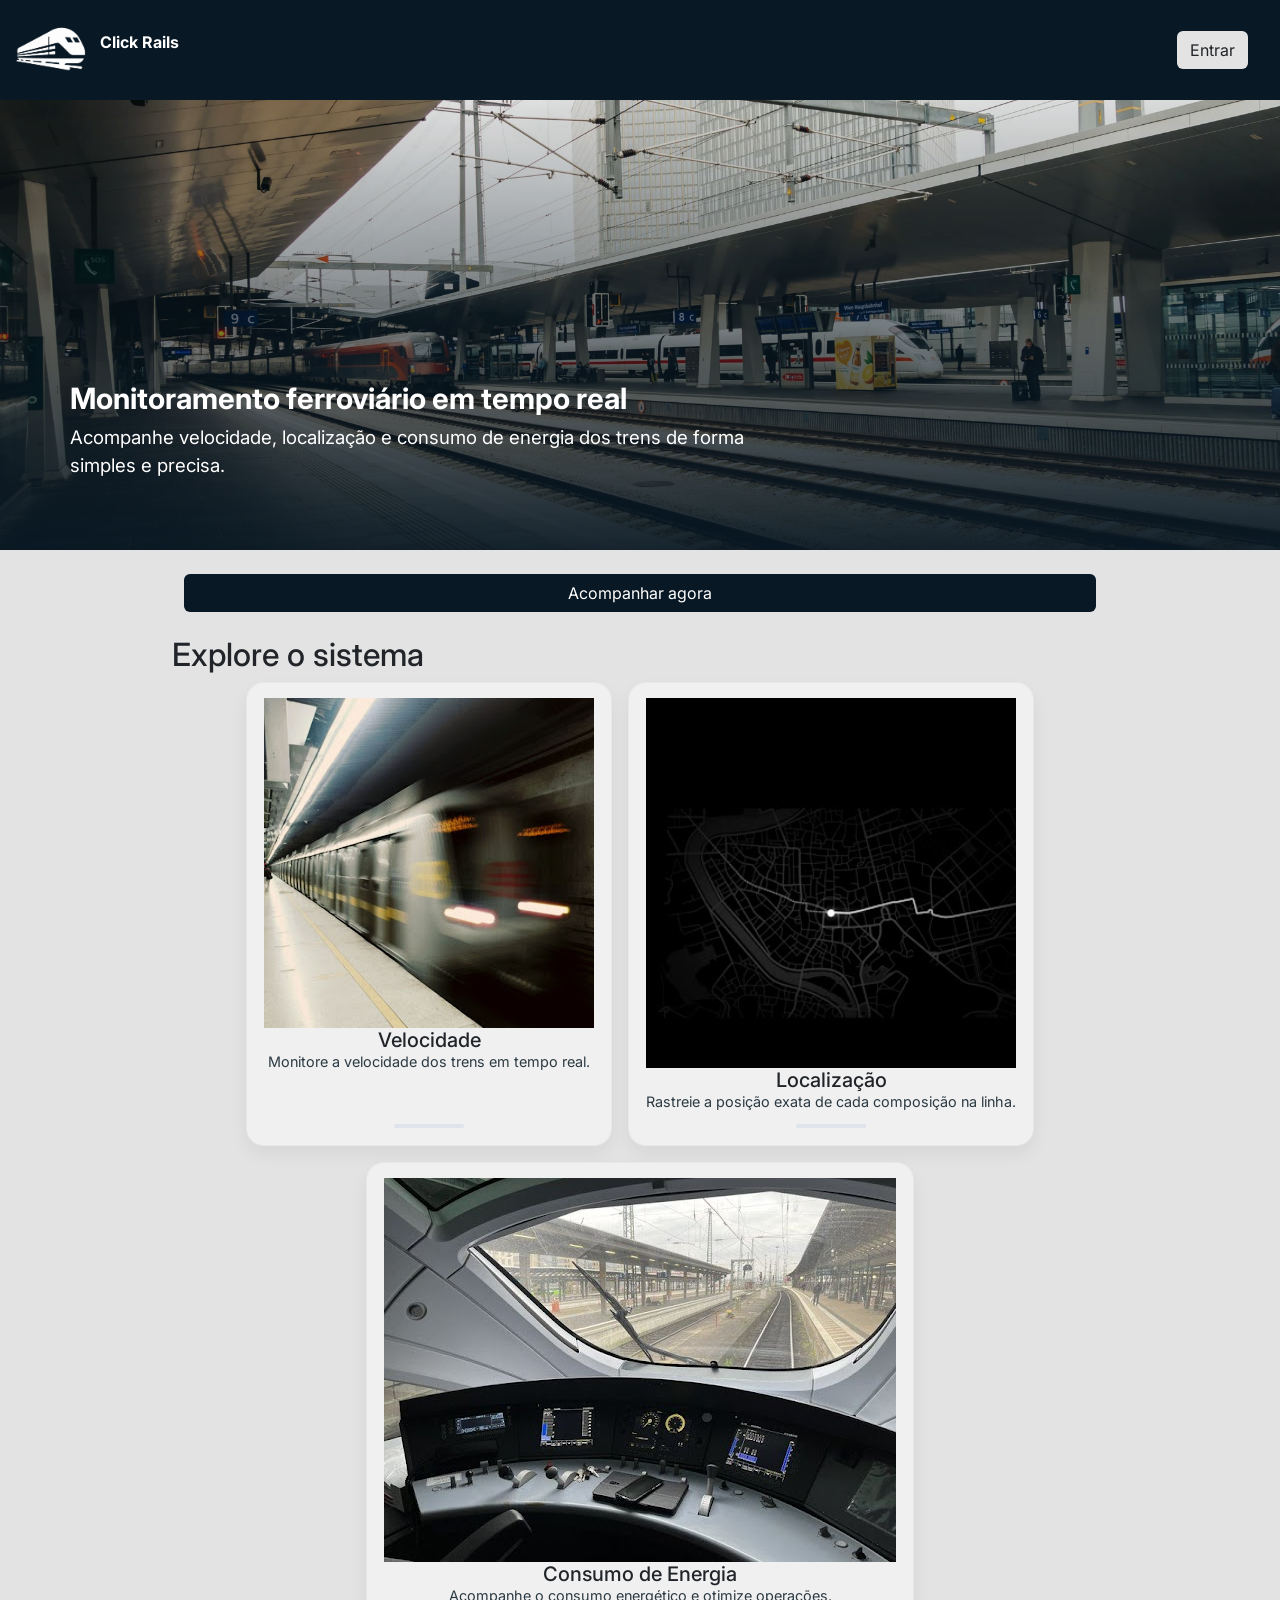
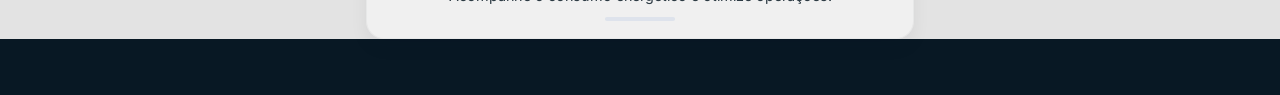
<file: index.html>
<!DOCTYPE html>
<html lang="pt-br">

<head>
    <meta charset="UTF-8">
    <meta name="viewport" content="width=device-width, initial-scale=1.0">
    <link href="https://cdn.jsdelivr.net/npm/bootstrap@5.3.8/dist/css/bootstrap.min.css" rel="stylesheet" integrity="sha384-sRIl4kxILFvY47J16cr9ZwB07vP4J8+LH7qKQnuqkuIAvNWLzeN8tE5YBujZqJLB" crossorigin="anonymous">
    <link rel="stylesheet" href="assets/style/global.css">
    <link rel="stylesheet" href="assets/style/paginas/index.css">
    <title>Click Rails</title>
</head>

<body>
    <header>
        <nav class="nav d-flex justify-content-between align-items-center">
            <div class="d-flex align-items-center">
                <img src="assets/img/logo/logo_clara.png" alt="Logo Click Rails" class="logo-navbar">
                <p><strong>Click Rails</strong></p>
            </div>
            <button class="btn botao-cinza" onclick="window.location.href='public/login.php'">Entrar</button>
        </nav>

        <section class="section-contexto">
            <img src="assets/img/reutilizaveis/trem_estacao.png" alt="Estação ferroviária" class="contexto-img" />
            <div class="contexto-text">
                <h1><strong>Monitoramento ferroviário em tempo real</strong></h1>
                <p>Acompanhe velocidade, localização e consumo de energia dos trens de forma simples e precisa.</p>
            </div>
        </section>
    </header>
    <main class="w-75 mx-auto">
        <section class="d-flex justify-content-center">
            <button class="w-100 btn botao-azul-escuro m-4" onclick="window.location.href='public/login.php'">Acompanhar agora</button>
        </section>

        <section class="section-explore container-fluid">
            <div class="justify-content-center">
                <h2 class="section-title">Explore o sistema</h2>
                <div class="d-flex gap-3 justify-content-center flex-wrap">
                    <div class="feature-card">
                        <img src="assets/img/reutilizaveis/trem_velocidade.jpg" class="card-img-top" alt="Velocidade" />
                        <div class="card-body">
                            <h5 class="card-title">Velocidade</h5>
                            <p class="card-text">Monitore a velocidade dos trens em tempo real.</p>
                        </div>
                    </div>

                    <div class="feature-card">
                        <img src="assets/img/reutilizaveis/trem_localizacao.jpg" class="card-img-top" alt="Localização"/>
                        <div class="card-body">
                            <h5 class="card-title">Localização</h5>
                            <p class="card-text">Rastreie a posição exata de cada composição na linha.</p>
                        </div>
                    </div>

                    <div class="feature-card">
                        <img src="assets/img/reutilizaveis/trem_controlhe.jpg" class="card-img-top" alt="Consumo de Energia"/>
                        <div class="card-body">
                            <h5 class="card-title">Consumo de Energia</h5>
                            <p class="card-text">Acompanhe o consumo energético e otimize operações.</p>
                        </div>
                    </div>
                </div>
            </div>
        </section>
    </main>
    <footer>

    </footer>
</body>
</html>
</file>
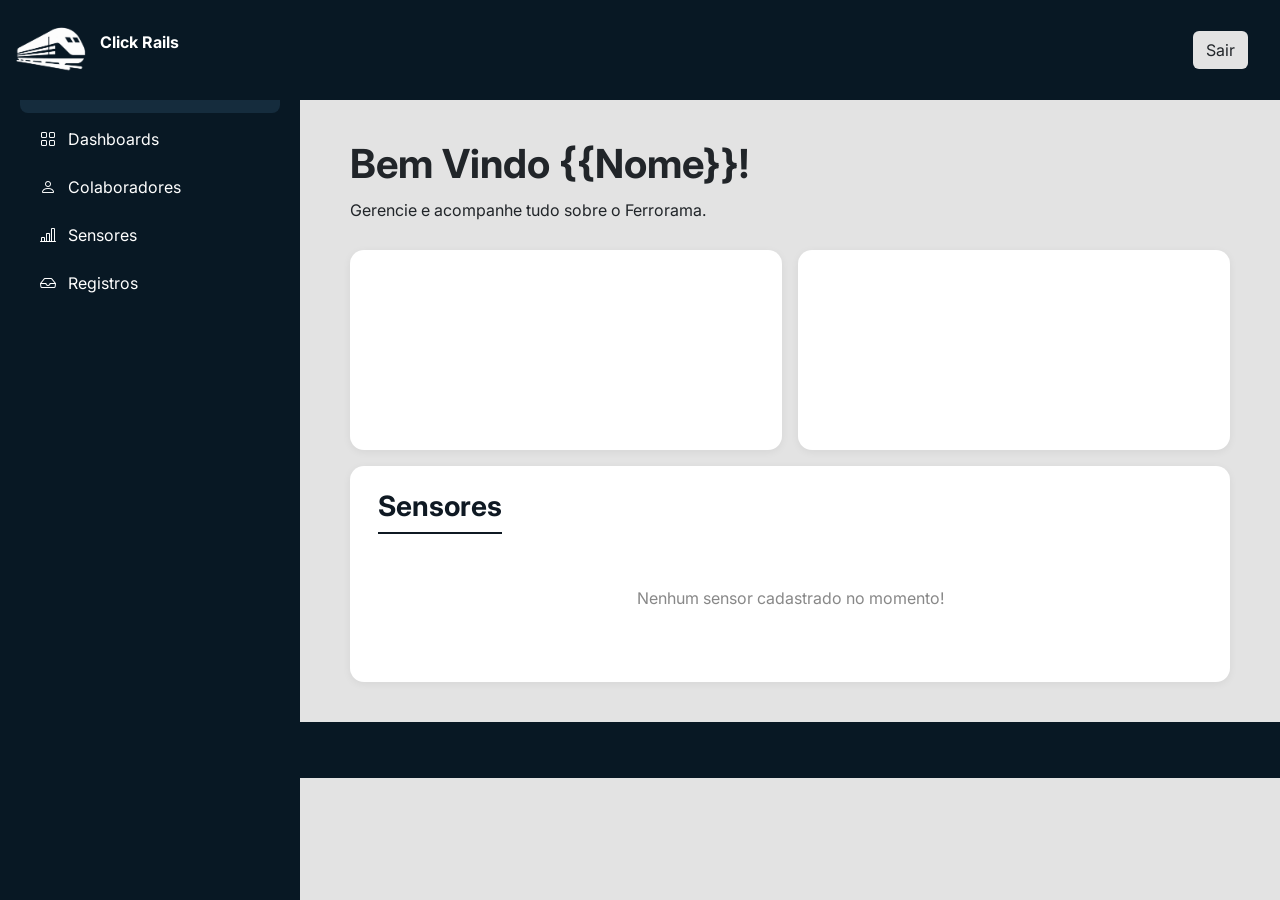
<file: public/tela-home.html>
<!DOCTYPE html>
<html lang="pt-br">

<head>
    <meta charset="UTF-8">
    <meta name="viewport" content="width=device-width, initial-scale=1.0">
    <link href="https://cdn.jsdelivr.net/npm/bootstrap@5.3.8/dist/css/bootstrap.min.css" rel="stylesheet"
        integrity="sha384-sRIl4kxILFvY47J16cr9ZwB07vP4J8+LH7qKQnuqkuIAvNWLzeN8tE5YBujZqJLB" crossorigin="anonymous">
    <link rel="stylesheet" href="https://cdn.jsdelivr.net/npm/bootstrap-icons@1.11.3/font/bootstrap-icons.min.css">
    <link rel="stylesheet" href="../assets/style/global.css">
    <title>Início - Click Rails</title>
</head>

<body>
    <header>
        <nav class="nav d-flex justify-content-between align-items-center">
            <div class="d-flex align-items-center">
                <img src="../assets/img/logo/logo_clara.png" alt="Logo Click Rails" class="logo-navbar">
                <p><strong>Click Rails</strong></p>
            </div>
            <button class="btn botao-cinza" onclick="window.location.href='public/tela-login.html'">Sair</button>
        </nav>
    </header>

    <main class="layout-app">
        <section class="sidebar-app">
            <div class="nav-sidebar">
                <a href="tela-home.html" class="link-sidebar ativo">
                    <i class="bi bi-house-door"></i>
                    <span>Início</span>
                </a>
                <a href="#" class="link-sidebar">
                    <i class="bi bi-grid"></i>
                    <span>Dashboards</span>
                </a>
                <a href="colaboradores.html" class="link-sidebar">
                    <i class="bi bi-person"></i>
                    <span>Colaboradores</span>
                </a>
                <a href="tela-sensores.html" class="link-sidebar">
                    <i class="bi bi-bar-chart-line"></i>
                    <span>Sensores</span>
                </a>
                <a href="#" class="link-sidebar">
                    <i class="bi bi-inbox"></i>
                    <span>Registros</span>
                </a>
            </div>
        </section>

        <section class="conteudo-app">
            <div class="cabecalho-app">
                <h1>Bem Vindo <span id="nomeUsuario">{{Nome}}</span>!</h1>
                <p>Gerencie e acompanhe tudo sobre o Ferrorama.</p>
            </div>

            <div class="row g-3 mb-3">
                <div class="col-md-6">
                    <div class="card-secao">

                    </div>
                </div>
                <div class="col-md-6">
                    <div class="card-secao">

                    </div>
                </div>
            </div>

            <div class="card-secao">
                <h3 class="titulo-secao">Sensores</h3>
                <p class="mensagem-vazia">Nenhum sensor cadastrado no momento!</p>
            </div>
        </section>
    </main>
    <footer>

    </footer>
    <script src="https://cdn.jsdelivr.net/npm/bootstrap@5.3.8/dist/js/bootstrap.bundle.min.js" integrity="sha384-F5o7SY9FGOqfEjJBPrSyAVDrKwMuYd+fF1uj6MEWYlVELNK8kGNt6T3ikVSzCrs" crossorigin="anonymous"></script>
</body>

</html>
</file>
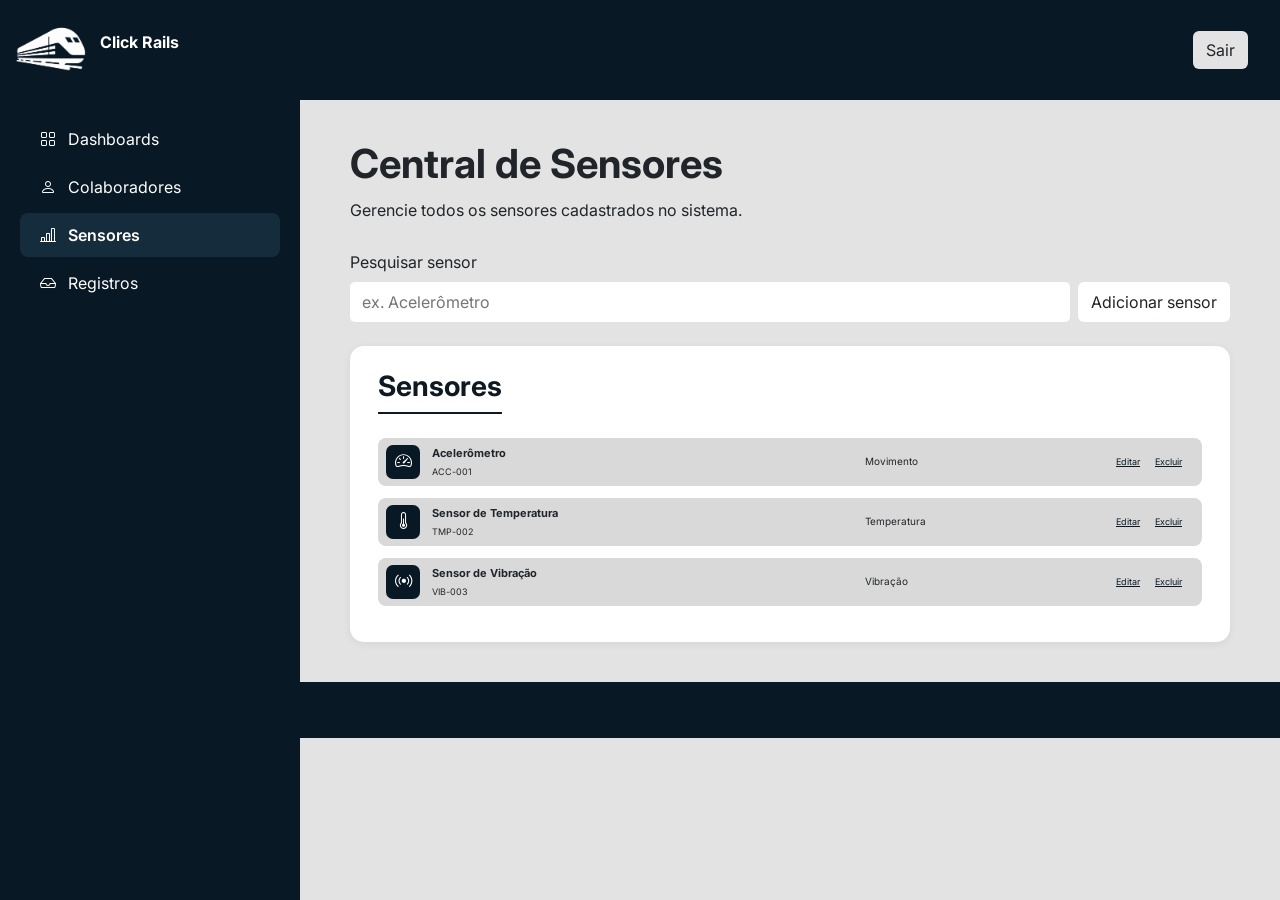
<file: public/tela-sensores.html>
<!DOCTYPE html>
<html lang="pt-br">

<head>
    <meta charset="UTF-8">
    <meta name="viewport" content="width=device-width, initial-scale=1.0">

    <link href="https://cdn.jsdelivr.net/npm/bootstrap@5.3.8/dist/css/bootstrap.min.css"
        rel="stylesheet"
        integrity="sha384-sRIl4kxILFvY47J16cr9ZwB07vP4J8+LH7qKQnuqkuIAvNWLzeN8tE5YBujZqJLB"
        crossorigin="anonymous">

    <link rel="stylesheet"
        href="https://cdn.jsdelivr.net/npm/bootstrap-icons@1.11.3/font/bootstrap-icons.min.css">

    <link rel="stylesheet" href="../assets/style/global.css">
    <link rel="stylesheet" href="../assets/style/paginas/sensores.css">

    <title>Sensores - Click Rails</title>
</head>

<body>

    <header>
        <nav class="nav d-flex justify-content-between align-items-center">
            <div class="d-flex align-items-center">

                <img src="../assets/img/logo/logo_clara.png"
                    alt="Logo Click Rails"
                    class="logo-navbar">

                <p>
                    <strong>Click Rails</strong>
                </p>

            </div>

            <button class="btn botao-cinza"
                onclick="window.location.href='public/tela-login.html'">
                Sair
            </button>
        </nav>
    </header>

    <main class="layout-app">

        <section class="sidebar-app">

            <div class="nav-sidebar">

                <a href="tela-home.html" class="link-sidebar">
                    <i class="bi bi-house-door"></i>
                    <span>Início</span>
                </a>
                <a href="#" class="link-sidebar">
                    <i class="bi bi-grid"></i>
                    <span>Dashboards</span>
                </a>
                <a href="colaboradores.html" class="link-sidebar">
                    <i class="bi bi-person"></i>
                    <span>Colaboradores</span>
                </a>
                <a href="tela-sensores.html" class="link-sidebar ativo">
                    <i class="bi bi-bar-chart-line"></i>
                    <span>Sensores</span>
                </a>
                <a href="#" class="link-sidebar">
                    <i class="bi bi-inbox"></i>
                    <span>Registros</span>
                </a>

            </div>

        </section>

        <section class="conteudo-app">

            <div class="cabecalho-app">
                <h1>Central de Sensores</h1>

                <p>
                    Gerencie todos os sensores cadastrados no sistema.
                </p>
            </div>

            <div class="mb-4">

                <label class="mb-2">
                    Pesquisar sensor
                </label>

                <div class="sensores-barra d-flex gap-2">

                    <input type="text"
                        id="inputPesquisa"
                        class="sensores-input flex-grow-1"
                        placeholder="ex. Acelerômetro">

                    <button type="button"
                        class="btn botao-branco"
                        id="botaoCadastrar">

                        Adicionar sensor

                    </button>

                </div>

            </div>

            <div class="card-secao">

                <h3 class="titulo-secao mb-4">
                    Sensores
                </h3>

                <div id="listaSensores">

                    <div class="sensor">

                        <div class="sensor-avatar">
                            <i class="bi bi-speedometer2"></i>
                        </div>

                        <div class="sensor-dados">

                            <strong class="sensor-nome">
                                Acelerômetro
                            </strong>
                            <span class="sensor-serie">
                                ACC-001
                            </span>

                        </div>

                        <div class="sensor-tipo">
                            Movimento
                        </div>

                        <div class="sensor-acoes">

                            <a href="#"
                                onclick="abrirEdicao(
                                    'Acelerômetro',
                                    'Movimento',
                                    'ACC-001',
                                    'Sensor utilizado para medir aceleração e movimento.'
                                )">
                                Editar
                            </a>
                            <a href="#" onclick="abrirExclusao('Acelerômetro')">Excluir</a>

                        </div>

                    </div>

                    <div class="sensor">

                        <div class="sensor-avatar">
                            <i class="bi bi-thermometer-half"></i>
                        </div>
                        <div class="sensor-dados">

                            <strong class="sensor-nome">
                                Sensor de Temperatura
                            </strong>

                            <span class="sensor-serie">
                                TMP-002
                            </span>

                        </div>
                        <div class="sensor-tipo">
                            Temperatura
                        </div>
                        <div class="sensor-acoes">

                            <a href="#"
                                onclick="abrirEdicao(
                                    'Sensor de Temperatura',
                                    'Temperatura',
                                    'TMP-002',
                                    'Sensor utilizado para monitorar a temperatura.'
                                )">
                                Editar
                            </a>
                            <a href="#" onclick="abrirExclusao('Sensor de Temperatura')">Excluir</a>

                        </div>
                    </div>

                    <div class="sensor">

                        <div class="sensor-avatar">
                            <i class="bi bi-broadcast"></i>
                        </div>

                        <div class="sensor-dados">

                            <strong class="sensor-nome">
                                Sensor de Vibração
                            </strong>

                            <span class="sensor-serie">
                                VIB-003
                            </span>

                        </div>

                        <div class="sensor-tipo">
                            Vibração
                        </div>

                        <div class="sensor-acoes">

                            <a href="#">
                                Editar
                            </a>

                            <a href="#" onclick="abrirExclusao('Sensor de Vibração')">Excluir</a>

                        </div>

                    </div>

                </div>


                <p id="mensagemVazia"
                    class="mensagem-vazia"
                    style="display: none;">

                    Nenhum sensor cadastrado no momento!

                </p>

            </div>

        </section>

    </main>


    <!-- modal cadastro -->

    <div class="modal fade"
        id="modalCadastro"
        tabindex="-1"
        aria-labelledby="modalCadastroLabel"
        aria-hidden="true">

        <div class="modal-dialog modal-dialog-centered">

            <div class="modal-content">

                <div class="modal-header">

                    <h1 class="modal-title fs-5"
                        id="modalCadastroLabel">

                        Cadastrar Sensor

                    </h1>

                    <button type="button"
                        class="btn-close"
                        data-bs-dismiss="modal"
                        aria-label="Fechar">
                    </button>

                </div>


                <div class="modal-body">

                    <div class="mensagem-cadastro mb-3">

                        Preencha os dados para cadastrar

                    </div>


                    <form id="formularioCadastro">

                        <div class="mb-3">

                            <label for="nomeSensor"
                                class="form-label">

                                Nome do sensor

                            </label>

                            <input type="text"
                                class="form-control"
                                id="nomeSensor"
                                name="nome_sensor"
                                placeholder="ex. Acelerômetro"
                                required>

                        </div>


                        <div class="row">

                            <div class="col-md-6 mb-3">

                                <label for="tipoSensor"
                                    class="form-label">

                                    Tipo

                                </label>

                                <input type="text"
                                    class="form-control"
                                    id="tipoSensor"
                                    name="tipo_sensor"
                                    placeholder="ex. Movimento"
                                    required>

                            </div>


                            <div class="col-md-6 mb-3">

                                <label for="numeroSerie"
                                    class="form-label">

                                    Número de série

                                </label>

                                <input type="text"
                                    class="form-control"
                                    id="numeroSerie"
                                    name="numero_serie"
                                    placeholder="ex. ACC-001"
                                    required>

                            </div>

                        </div>


                        <div class="mb-3">

                            <label for="descricaoSensor"
                                class="form-label">

                                Descrição

                            </label>

                            <textarea
                                class="form-control"
                                id="descricaoSensor"
                                name="descricao"
                                rows="3"
                                placeholder="Descrição do sensor"></textarea>

                        </div>


                        <button type="submit"
                            class="btn botao-cadastrar w-100">

                            Cadastrar

                        </button>

                    </form>

                </div>

            </div>

        </div>

    </div>


    <!-- modal edição -->

    <div class="modal fade"
        id="modalEditar"
        tabindex="-1"
        aria-labelledby="modalEditarLabel"
        aria-hidden="true">

        <div class="modal-dialog modal-dialog-centered">

            <div class="modal-content">

                <div class="modal-header">

                    <h1 class="modal-title fs-5"
                        id="modalEditarLabel">

                        Editar Sensor

                    </h1>

                    <button type="button"
                        class="btn-close"
                        data-bs-dismiss="modal"
                        aria-label="Fechar">
                    </button>

                </div>


                <div class="modal-body">

                    <form id="formularioEditar">

                        <div class="mb-3">

                            <label for="editarNome"
                                class="form-label">

                                Nome do sensor

                            </label>

                            <input type="text"
                                class="form-control"
                                id="editarNome"
                                required>

                        </div>


                        <div class="row">

                            <div class="col-md-6 mb-3">

                                <label for="editarTipo"
                                    class="form-label">

                                    Tipo

                                </label>

                                <input type="text"
                                    class="form-control"
                                    id="editarTipo"
                                    required>

                            </div>


                            <div class="col-md-6 mb-3">

                                <label for="editarSerie"
                                    class="form-label">

                                    Número de série

                                </label>

                                <input type="text"
                                    class="form-control"
                                    id="editarSerie"
                                    required>

                            </div>

                        </div>


                        <div class="mb-3">

                            <label for="editarDescricao"
                                class="form-label">

                                Descrição

                            </label>

                            <textarea
                                class="form-control"
                                id="editarDescricao"
                                rows="3"></textarea>

                        </div>


                        <button type="submit"
                            class="btn botao-cadastrar w-100">

                            Salvar alterações

                        </button>

                    </form>

                </div>

            </div>

        </div>

    </div>

    <!-- modal exclusão -->

<div class="modal fade" id="modalExcluir" tabindex="-1">

    <div class="modal-dialog modal-dialog-centered">

        <div class="modal-content">

            <div class="modal-header">

                <h1 class="modal-title fs-5">
                    Excluir Sensor
                </h1>

                <button type="button"
                    class="btn-close"
                    data-bs-dismiss="modal"
                    aria-label="Fechar">
                </button>

            </div>

            <div class="modal-body">

                <p>
                    Tem certeza que deseja excluir o sensor
                    <strong id="nomeExcluir"></strong>?
                </p>

                <div class="d-flex gap-2">

                    <button type="button"
                        class="btn botao-branco w-50"
                        data-bs-dismiss="modal">
                        Cancelar
                    </button>

                    <button type="button"
                        class="btn botao-cadastrar w-50"
                        id="botaoExcluir">
                        Excluir
                    </button>

                </div>

            </div>

        </div>

    </div>

</div>

    <footer>
    </footer>


    <script src="https://cdn.jsdelivr.net/npm/bootstrap@5.3.8/dist/js/bootstrap.bundle.min.js">
    </script>


    <script>

        const inputPesquisa = document.getElementById("inputPesquisa");
        const mensagemVazia = document.getElementById("mensagemVazia");

        inputPesquisa.addEventListener("keyup", function () {

            const pesquisa = inputPesquisa.value.toLowerCase();
            const sensores = document.querySelectorAll(".sensor");

            let encontrados = 0;

            sensores.forEach(function (sensor) {

                const nome = sensor
                    .querySelector(".sensor-nome")
                    .textContent
                    .toLowerCase();

                if (nome.includes(pesquisa)) {

                    sensor.style.display = "flex";
                    encontrados++;

                } else {

                    sensor.style.display = "none";

                }

            });

            if (encontrados == 0) {

                mensagemVazia.style.display = "block";

            } else {

                mensagemVazia.style.display = "none";

            }

        });


        //modal cadastro

        const botaoCadastrar = document.getElementById("botaoCadastrar");
        const modalCadastro = document.getElementById("modalCadastro");

        const modalCadastroBootstrap =
            new bootstrap.Modal(modalCadastro);

        botaoCadastrar.addEventListener("click", function () {

            modalCadastroBootstrap.show();

        });

        document
            .getElementById("formularioCadastro")
            .addEventListener("submit", function (event) {

                event.preventDefault();

                alert("Sensor cadastrado!");

                modalCadastroBootstrap.hide();

                this.reset();

            });


        //modal de edição

        function abrirEdicao(nome, tipo, serie, descricao) {

            document.getElementById("editarNome").value = nome;
            document.getElementById("editarTipo").value = tipo;
            document.getElementById("editarSerie").value = serie;
            document.getElementById("editarDescricao").value = descricao;

            const modalEditar =
                new bootstrap.Modal(
                    document.getElementById("modalEditar")
                );

            modalEditar.show();

        }

        document
            .getElementById("formularioEditar")
            .addEventListener("submit", function (event) {

                event.preventDefault();

                alert("Informações alteradas!");

                const modal =
                    bootstrap.Modal.getInstance(
                        document.getElementById("modalEditar")
                    );

                modal.hide();

            });

            // modal de exclusão

        function abrirExclusao(nome) {

            document.getElementById("nomeExcluir").textContent = nome;

            const modalExcluir =
                new bootstrap.Modal(
                    document.getElementById("modalExcluir")
                );

            modalExcluir.show();
        }

        document
            .getElementById("botaoExcluir")
            .addEventListener("click", function () {

                alert("Sensor excluído.");

                const modal =
                    bootstrap.Modal.getInstance(
                        document.getElementById("modalExcluir")
                    );

                modal.hide();

            });

    </script>

</body>

</html>
</file>
<file: assets/style/global.css>
@import url('https://fonts.googleapis.com/css2?family=Inter:wght@400;500;600;700&display=swap');

body {
    font-family: 'Inter', sans-serif;
    background-color: #E3E3E3;
    margin: 0;
}
 
.logo-navbar {
    width: 100px;
}
 
nav {
    padding: 0 32px;
    background-color: #081824;
    color: #ffffff;
    position: relative;
    z-index: 101;
}

footer {
    background-color: #081824;
    height: 56px;
}
 
input {
    border-radius: 8px;
    padding: 9px 14px;
    color: #555;
    background-color: #ffffff;
    outline: none;
    border: solid #081824 1px;
}

hr {
    display: block;
    border: 0;
    border-top: 1px solid #081824;
    background: none;
    opacity: 1;
}

.botao-cinza, .botao-cinza:hover {
    background-color: #E3E3E3;
}

.botao-branco, .botao-branco:hover {
    background-color: #ffffff;
}
 
.botao-azul-escuro, .botao-azul-escuro:hover {
    color: #ffffff;
    background-color: #081824;
}

.pagina-barra {
    width: 100%;
}

.pagina-input {
    border: none;
    border-radius: 5px;
    padding: 8px 12px;
}

.alerta-campos-trem {
    background-color: #8a8a8a;
    color: white;
    border-radius: 4px;
    padding: 7px 10px;
    margin-bottom: 10px;
    font-size: 0.88rem;
}

.modal-dialog-cadastro {
    max-width: 900px;
    width: calc(100% - 80px);
}

.botao-cadastrar {
    background-color: #081824;
    color: white;
}

.botao-cadastrar:hover {
    background-color: #23313b;
    color: white;
}

.botao-navbar {
    background: transparent;
    border: none;
    color: #ffffff;
    padding: 0.25rem 0.5rem;
    box-shadow: none;
    text-decoration: none;
}

.navbar-perfil {
    margin-bottom: 0;
    padding: 15px 20px;
}

.navbar-perfil .dropdown-item:active {
    background-color: transparent;
}

.navbar-perfil .dropdown-menu {
    min-width: 210px;
    padding: 8px;
    border: none;
    border-radius: 10px;
    box-shadow: 0 4px 12px rgba(0, 0, 0, 0.15);
}

.botao-perfil {
    display: flex;
    align-items: center;
    gap: 10px;
    background: transparent;
    border: none;
    color: #ffffff;
    padding: 8px 10px;
    border-radius: 8px;
    cursor: pointer;
    text-align: left;
}

.icone-usuario {
    width: 38px;
    height: 38px;
    border: 1px solid #ffffff;
    border-radius: 50%;
    display: inline-flex;
    align-items: center;
    justify-content: center;
    font-size: 1.2rem;
}

.navbar-dados-usuario p {
    margin: 0;
    line-height: 1.4;
}

.conteudo-modal {
    padding: 30px 80px 80px;
}

.container-inicio-previsto-rota {
    display: flex;
    flex-direction: column;
    gap: 6px;
    margin-bottom: 12px;
}

.label-inicio-previsto-rota {
    font-size: 1rem;
    font-weight: 600;
    color: #1a1a1a;
}

.valor-inicio-previsto-rota {
    display: inline-block;
    width: fit-content;
    font-size: 0.8rem;
    line-height: 1.3;
    padding: 4px 8px;
    border-radius: 6px;
    background-color: #f3f4f6;
    color: #1f2937;
}

.conteudo-modal .botao-cadastrar {
    margin-top: 20px;
}

.alerta-erro {
    background-color: #8a8a8a;
    color: #ffffff;
    border-radius: 8px;
    padding: 10px 16px;
    font-size: 0.88rem;
    margin-bottom: 12px;
}

.layout-app {
    display: flex;
    height: 100%;
}
 
.sidebar-app {
    position: fixed;
    top: 0;
    left: 0;
    width: 300px;
    height: 100%;
    background-color: #081824;
    color: #ffffff;
    padding: 24px 0;
    overflow-y: auto;
    box-sizing: border-box;
    z-index: 100;
    display: flex;
    flex-direction: column;
    justify-content: space-between;
}

.nav-sidebar {
    margin-top: 45px;
    display: flex;
    flex-direction: column;
    gap: 4px;
}
 
.link-sidebar {
    display: flex;
    align-items: center;
    gap: 12px;
    padding: 10px 20px;
    color: #ffffff;
    text-decoration: none;
    border-radius: 8px;
    margin: 0 20px;
    transition: background-color 0.15s;
}
 
.link-sidebar i {
    color: #ffffff;
}
 
.link-sidebar:hover {
    background-color: #0a1f2e;
    color: #ffffff;
}
 
.link-sidebar.ativo {
    background-color: #152c3d; 
    color: #ffffff;
    font-weight: 600;
}
 
.conteudo-app {
    position: relative;
    margin-left: 300px;
    flex: 1;
    min-width: 0;
    padding: 40px 50px;
    background-color: #E3E3E3;
}
 
.cabecalho-app {
    display: flex;
    flex-direction: column;
    align-items: flex-start;
    gap: 10px;
    margin-bottom: 28px;
}

.cabecalho-app h1 {
    font-weight: bold;
    margin: 0;
}

.cabecalho-app p {
    margin: 0;
}

.botao-cabecalho {
    margin-top: 4px;
}
 
.row.g-3.mb-3 > .col-md-4,
.row.g-3.mb-3 > .col-md-8 {
    display: flex;
}

.card-secao {
    background-color: #ffffff;
    border-radius: 14px;
    padding: 24px 28px;
    box-shadow: 0 2px 8px rgba(0,0,0,0.06);
    min-height: 200px;
    position: relative;
}

.card-compacto {
    background-color: #ffffff;
    border-radius: 14px;
    padding: 24px 28px;
    box-shadow: 0 2px 8px rgba(0,0,0,0.06);
    min-height: 200px;
    height: 100%;
    width: 100%;
    position: relative;
}

.titulo-secao {
    font-weight: bold;
    color: #0f1923;
    margin-bottom: 4px;
    padding-bottom: 8px;
    border-bottom: 2px solid #0f1923;
    display: inline-block;
}

.mensagem-vazia {
    color: #888;
    text-align: center;
    margin: 48px;
}
.cabecario-tabela th {
    background-color: #e5e5e5 !important;
    padding: 10px;
}

.cabecario-tabela th:first-child {
    border-radius: 10px 0 0 0;
}

.cabecario-tabela th:last-child {
    border-radius: 0 10px 0 0;
}

.acoes-tabela {
    display: flex;
    gap: 20px;
}

.btn-acao-tabela {
    border: none !important;
    background: transparent !important;
    box-shadow: none !important;
    outline: none !important;
    padding: 0;
    cursor: pointer;
}

.btn-acao-tabela:focus,
.btn-acao-tabela:active {
    border: none !important;
    outline: none !important;
    box-shadow: none !important;
}

@media (max-width: 700px) {
    .modal-dialog-cadastro {
        width: calc(100% - 20px);
    }

    .conteudo-modal {
        padding: 0 20px 20px;
    }

    .conteudo-modal .modal-header {
        padding: 16px 20px 0;
    }
}

.modal.modal-top {
    align-items: flex-start;
}

.modal.modal-top .modal-dialog {
    margin: 1.5rem auto 0;
}

.icone-com-borda {
    font-size: 30px;
    width: 60px;
    height: 60px;
    display: flex;
    align-items: center;
    justify-content: center;
    color: #ffffff;
    background-color: #081824;
    border-radius: 15px;
}
</file>
<file: assets/style/paginas/index.css>
.section-contexto {
    position: relative;
    height: 450px;
    overflow: hidden;
}
 
.contexto-img {
    width: 100%;
    height: 100%;
    object-fit: cover;
}
 
.contexto-text {
    position: absolute;
    bottom: 70px;
    left: 70px;
    color: #ffffff;
    width: 700px;
}
 
.contexto-text h1 {
    font-size: 22pt;
    margin-bottom: 8px;
}
 
.contexto-text p {
    font-size: 14pt;
    margin: 0;
}

.landing-white {
    position: relative;
    background: #efefef;
    padding: 18px 0 56px;
    overflow: hidden;
}

.landing-white::before {
    content: "";
    position: absolute;
    left: 8px;
    right: auto;
    bottom: 4px;
    width: 420px;
    height: 240px;
    background: url('../../img/reutilizaveis/trilho.png') no-repeat center/cover;
    opacity: 0.22;
    pointer-events: none;
    transform: scaleX(-1) translateX(20px);
}

.landing-white::after {
    content: "";
    position: absolute;
    right: 8px;
    bottom: 4px;
    width: 420px;
    height: 240px;
    background: url('../../img/reutilizaveis/trilho.png') no-repeat center/cover;
    opacity: 0.22;
    pointer-events: none;
    transform: scaleX(1) translateX(20px);
}

.landing-info {
    width: 100%;
    margin: 0;
    padding: 0 32px ;
    display: block;
    position: relative;
    z-index: 1;
}

.linha-preta {
    width: 60px;
    height: 4px;
    background: #081824;
    margin-bottom: 18px;
}

.landing-copy h2 {
    margin: 0;
    font-size: clamp(2.2rem, 3vw, 4rem);
    line-height: 1.05;
    letter-spacing: -0.06em;
    color: #081824;
    font-weight: 400;
    font-family: 'Inter', sans-serif;
}

.landing-copy strong {
    font-weight: 800;
}

.landing-copy p {
    margin-top: 18px;
    font-size: 1.12rem;
    line-height: 1.6;
    color: #2c3a43;
}

.landing-copy {
    width: 100%;
}

.landing-copy .botao-azul-escuro {
    display: block;
    width: 100%;
    border-radius: 10px;
    padding: 12px 18px;
    font-weight: 700;
    font-size: 1rem;
    border: none;
    box-shadow: none;
    margin-top: 0 !important;
}

.cards-grid {
    display: grid;
    grid-template-columns: repeat(3, minmax(180px, 1fr));
    gap: 30px;
    width: min(980px, calc(100% - 70px));
    margin: 14px auto 0;
    justify-content: center;
    position: relative;
    z-index: 1;
    transform: translateY(8px);
}

.feature-card {
    --card-accent: rgba(8, 24, 36, 0.06);
    --icon-bg: rgba(156, 178, 218, 0.22);
    background: rgba(255, 255, 255, 0.46);
    border-radius: 18px;
    padding: 16px 18px 18px;
    min-height: 200px;
    display: flex;
    flex-direction: column;
    justify-content: flex-start;
    align-items: center;
    box-shadow: inset 0 0 0 1px rgba(8, 24, 36, 0.04), 0 8px 18px rgba(8, 24, 36, 0.06);
    text-align: center;
    position: relative;
}

.feature-card:nth-child(1) {
    --card-accent: rgba(156, 178, 218, 0.22);
    --icon-bg: #081824;
}

.feature-card:nth-child(2) {
    --card-accent: rgba(156, 178, 218, 0.22);
    --icon-bg: #081824;
}

.feature-card:nth-child(3) {
    --card-accent: rgba(156, 178, 218, 0.22);
    --icon-bg: #081824;
}

.feature-card i {
    width: 84px;
    height: 84px;
    border-radius: 50%;
    display: grid;
    place-items: center;
    font-size: 2.2rem;
    font-weight: 700;
    line-height: 1;
    margin-bottom: 12px;
    background: var(--icon-bg);
    color: #ffffff;
    box-shadow: inset 0 0 0 1px rgba(8, 24, 36, 0.02);
}

.feature-card h3 {
    margin: 0 0 8px;
    text-align: center;
    font-size: clamp(1.35rem, 1.4vw, 1.8rem);
    line-height: 1.15;
    letter-spacing: -0.04em;
    color: #081824;
    font-weight: 500;
    font-family: 'Inter', sans-serif;
}

.feature-card p {
    margin: 0;
    text-align: center;
    color: #2c3a43;
    font-size: 0.9rem;
    line-height: 1.35;
    font-family: 'Inter', sans-serif;
}

.feature-card::after {
    content: "";
    display: block;
    width: 70px;
    height: 4px;
    border-radius: 999px;
    background: var(--card-accent);
    margin-top: 12px;
}

.tags-row {
    width: 100%;
    margin: 20px 0 0;
    display: flex;
    justify-content: flex-end;
    align-items: center;
    gap: 50px;
    padding: 18px 18px 0 18px;
    border-top: 1px solid rgba(8, 24, 36, 0.25);
    color: rgba(8, 24, 36, 0.75);
    letter-spacing: 0.15em;
    font-size: 0.82rem;
    font-weight: 700;
    text-transform: uppercase;
    transform: translateX(-24px);
}

.tags-row span {
    display: inline-block;
}

@media (max-width: 980px) {
    .landing-info {
        grid-template-columns: 1fr;
    }

    .cards-grid {
        margin-left: 0;
    }
}

@media (max-width: 640px) {
    .cards-grid {
        grid-template-columns: 1fr;
    }
}
</file>
<file: assets/style/paginas/sensores.css>
.sensores-barra {
    width: 100%;
}

.sensores-input {
    border: none;
    border-radius: 5px;
    padding: 8px 12px;
}

.sensor {
    display: flex;
    align-items: center;
    background-color: #d9d9d9;
    border-radius: 8px;
    min-height: 48px;
    padding: 7px 20px 7px 8px;
    margin-bottom: 12px;
    gap: 12px;
}

.sensor-avatar {
    width: 34px;
    height: 34px;
    border-radius: 7px;
    background-color: #081824;
    color: white;
    display: flex;
    align-items: center;
    justify-content: center;
    font-size: 17px;
}

.sensor-dados {
    flex: 1;
    min-width: 0;
    display: flex;
    flex-direction: column;
}

.sensor-nome {
    font-size: 11px;
    margin-bottom: 4px;
}

.sensor-serie {
    font-size: 9px;
}

.sensor-tipo {
    width: 30%;
    font-size: 10px;
}

.sensor-acoes {
    display: flex;
    gap: 15px;
}

.sensor-acoes a {
    color: #081824;
    font-size: 9px;
    text-decoration: underline;
}

.mensagem-cadastro {
    background-color: #8b949b;
    color: white;
    text-align: center;
    font-size: 10px;
    border-radius: 4px;
    padding: 7px;
}

.botao-cadastrar {
    background-color: #081824;
    color: white;
}

.botao-cadastrar:hover {
    background-color: #23313b;
    color: white;
}

@media (max-width: 700px) {
    .sensor-tipo {
        display: none;
    }
    .sensor {
        padding-right: 12px;
    }
    .sensor-acoes {
        gap: 8px;
    }
}
</file>
